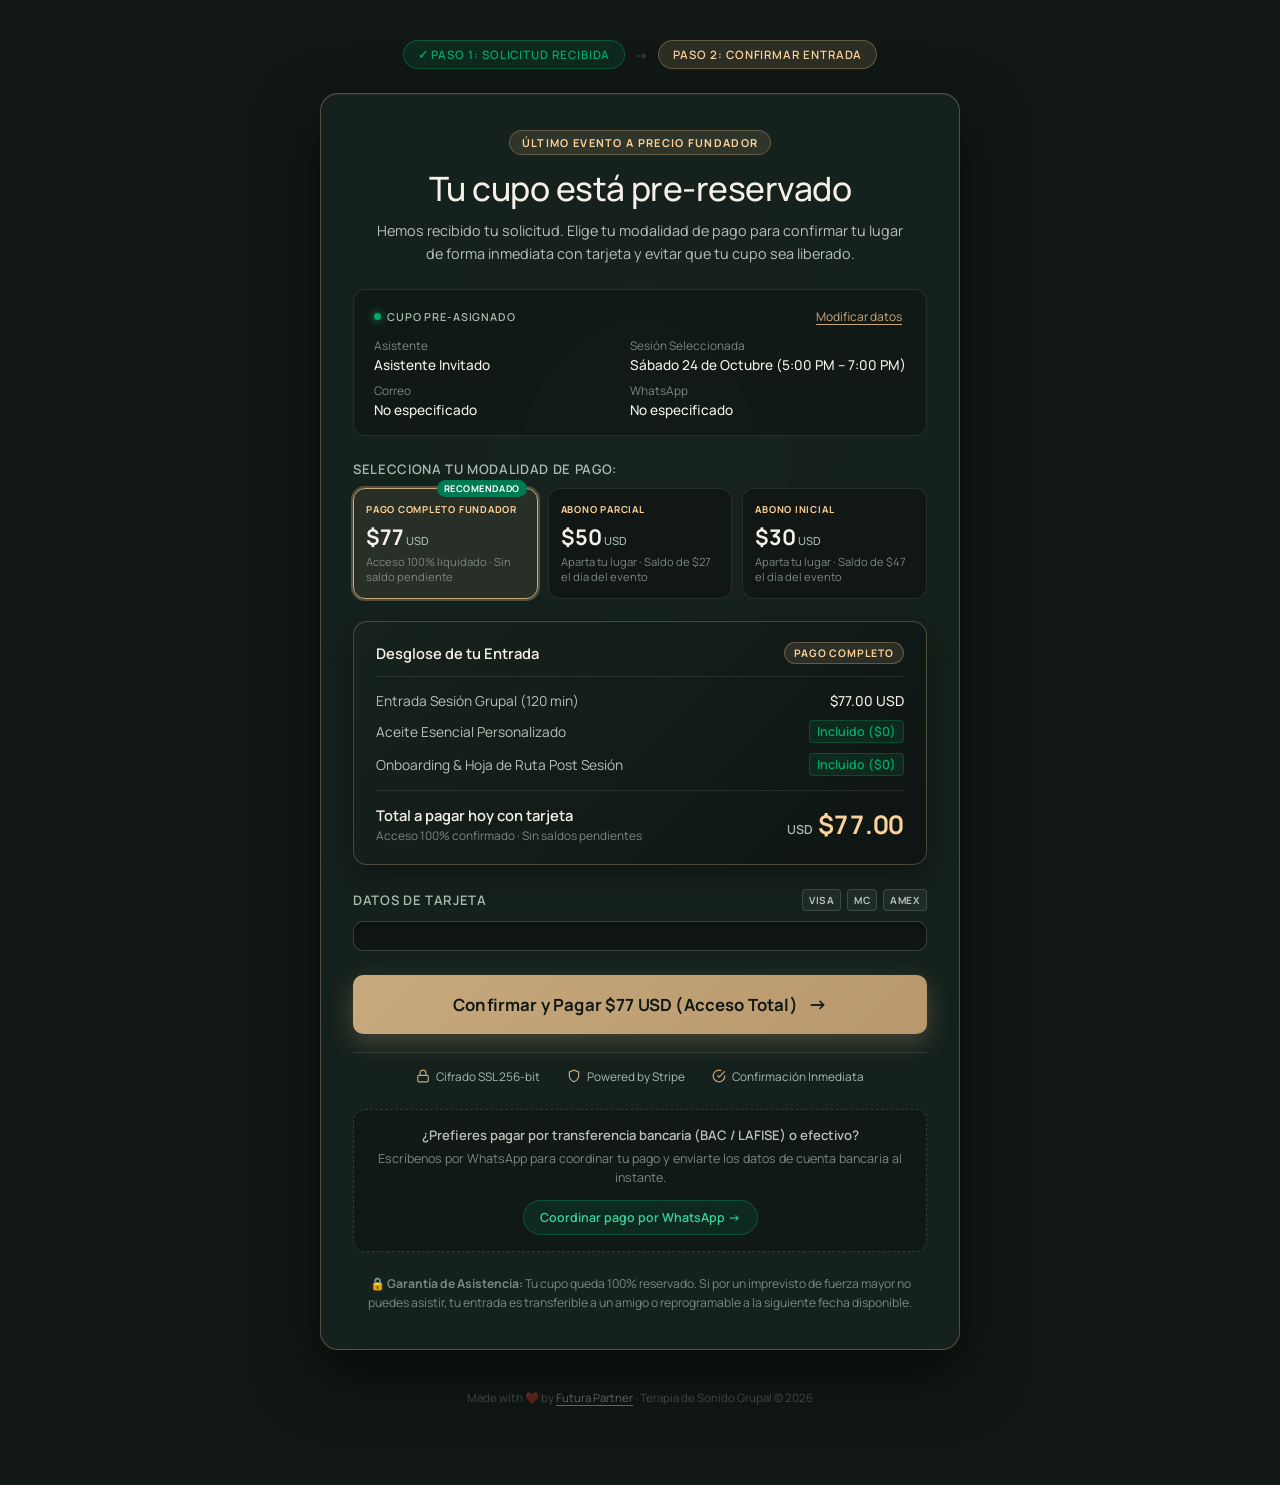
<file: default/gracias.html>
<!DOCTYPE html>
<html lang="es">
<head>
  <meta charset="UTF-8" />
  <meta name="viewport" content="width=device-width, initial-scale=1.0" />
  <title>Confirmar Cupo — Terapia de Sonido Grupal</title>
  <meta name="description" content="Tu cupo está pre-reservado. Elige tu modalidad de pago (Abono desde $30 USD o Pago Completo $77 USD) para asegurar tu lugar en la sesión." />
  <link rel="preconnect" href="https://fonts.googleapis.com" />
  <link rel="preconnect" href="https://fonts.gstatic.com" crossorigin />
  <link href="https://fonts.googleapis.com/css2?family=Manrope:wght@300;400;500;600;700&display=swap" rel="stylesheet" />
  <script src="https://js.stripe.com/v3/"></script>

  <!-- Google Tag Manager -->
  <script>(function(w,d,s,l,i){w[l]=w[l]||[];w[l].push({'gtm.start':
  new Date().getTime(),event:'gtm.js'});var f=d.getElementsByTagName(s)[0],
  j=d.createElement(s),dl=l!='dataLayer'?'&l='+l:'';j.async=true;j.src=
  'https://www.googletagmanager.com/gtm.js?id='+i+dl;f.parentNode.insertBefore(j,f);
  })(window,document,'script','dataLayer','GTM-536QFM63');</script>
  <!-- End Google Tag Manager -->

  <style>
    :root {
      --bg-deep:        #101714;
      --bg-surface:     #17231F;
      --bg-card:        rgba(23, 35, 31, 0.90);
      --green:          #007A53;
      --green-light:    #00A86B;
      --sage:           #A8BCAF;
      --gold:           #C8A97E;
      --gold-light:     #FCD299;
      --gold-hover:     #b8976c;
      --text-primary:   #F5F1E8;
      --text-secondary: #B9C0B8;
      --text-muted:     #7A8880;
      --border:         rgba(168, 188, 175, 0.14);
      --border-gold:    rgba(200, 169, 126, 0.35);
      --font:           'Manrope', -apple-system, BlinkMacSystemFont, sans-serif;
      --ease:           cubic-bezier(0.25, 0.46, 0.45, 0.94);
    }

    *, *::before, *::after { box-sizing: border-box; margin: 0; padding: 0; }
    html { font-size: 16px; scroll-behavior: smooth; }

    body {
      background: var(--bg-deep);
      color: var(--text-primary);
      font-family: var(--font);
      font-weight: 400;
      min-height: 100vh;
      display: flex;
      flex-direction: column;
      align-items: center;
      justify-content: flex-start;
      -webkit-font-smoothing: antialiased;
      overflow-x: hidden;
      padding: 40px 20px 80px 20px;
    }

    /* Ambient Background Glow */
    .ambient {
      position: fixed;
      inset: 0;
      pointer-events: none;
      z-index: 0;
    }

    .ambient::before {
      content: '';
      position: absolute;
      top: 10%;
      left: 50%;
      transform: translateX(-50%);
      width: 600px;
      height: 600px;
      background: radial-gradient(circle, rgba(200, 169, 126, 0.08) 0%, transparent 70%);
      animation: ambientPulse 9s ease-in-out infinite alternate;
    }

    .ambient::after {
      content: '';
      position: absolute;
      bottom: 10%;
      left: 50%;
      transform: translateX(-50%);
      width: 500px;
      height: 500px;
      background: radial-gradient(circle, rgba(0, 122, 83, 0.08) 0%, transparent 70%);
      animation: ambientPulse 9s 4.5s ease-in-out infinite alternate;
    }

    @keyframes ambientPulse {
      0% { opacity: 0.4; transform: translateX(-50%) scale(0.95); }
      100% { opacity: 0.85; transform: translateX(-50%) scale(1.1); }
    }

    /* Main Container */
    .checkout-wrapper {
      position: relative;
      z-index: 1;
      width: 100%;
      max-width: 640px;
      margin: 0 auto;
    }

    /* Funnel Step Indicator */
    .funnel-steps {
      display: flex;
      align-items: center;
      justify-content: center;
      gap: 10px;
      margin-bottom: 24px;
    }

    .step-pill {
      font-size: 0.72rem;
      font-weight: 600;
      letter-spacing: 0.08em;
      text-transform: uppercase;
      padding: 6px 14px;
      border-radius: 20px;
      display: inline-flex;
      align-items: center;
      gap: 6px;
    }

    .step-pill.completed {
      background: rgba(0, 168, 107, 0.12);
      border: 1px solid rgba(0, 168, 107, 0.35);
      color: #00A86B;
    }

    .step-pill.current {
      background: rgba(200, 169, 126, 0.16);
      border: 1px solid var(--border-gold);
      color: var(--gold-light);
    }

    .step-arrow {
      color: var(--sage);
      opacity: 0.4;
      font-size: 0.8rem;
    }

    /* Main Card */
    .main-card {
      background: var(--bg-card);
      border: 1px solid var(--border-gold);
      border-radius: 18px;
      padding: 36px 32px;
      backdrop-filter: blur(20px);
      box-shadow: 0 24px 60px rgba(0, 0, 0, 0.5), inset 0 1px 0 rgba(255, 255, 255, 0.07);
    }

    @media (max-width: 580px) {
      .main-card { padding: 26px 18px; }
      body { padding: 20px 12px 60px 12px; }
    }

    /* Header */
    .header-section {
      text-align: center;
      margin-bottom: 24px;
    }

    .founder-badge-top {
      display: inline-block;
      font-size: 0.68rem;
      font-weight: 700;
      letter-spacing: 0.12em;
      text-transform: uppercase;
      color: var(--gold-light);
      background: rgba(200, 169, 126, 0.15);
      border: 1px solid var(--border-gold);
      padding: 4px 12px;
      border-radius: 20px;
      margin-bottom: 12px;
    }

    .page-title {
      font-size: clamp(1.6rem, 4vw, 2.1rem);
      font-weight: 500;
      color: var(--text-primary);
      line-height: 1.25;
      letter-spacing: -0.015em;
      margin-bottom: 10px;
    }

    .page-subtitle {
      font-size: 0.90rem;
      line-height: 1.6;
      color: var(--text-secondary);
      max-width: 540px;
      margin: 0 auto;
    }

    .page-subtitle strong {
      color: var(--gold-light);
      font-weight: 600;
    }

    /* Lead Confirmation Box */
    .lead-summary-card {
      background: rgba(16, 23, 20, 0.7);
      border: 1px solid var(--border);
      border-radius: 12px;
      padding: 16px 20px;
      margin-bottom: 24px;
      display: flex;
      flex-direction: column;
      gap: 10px;
    }

    .lead-summary-top {
      display: flex;
      justify-content: space-between;
      align-items: center;
    }

    .lead-badge {
      font-size: 0.68rem;
      font-weight: 600;
      letter-spacing: 0.08em;
      text-transform: uppercase;
      color: var(--sage);
      display: flex;
      align-items: center;
      gap: 6px;
    }

    .lead-badge::before {
      content: '';
      width: 7px;
      height: 7px;
      background: var(--green-light);
      border-radius: 50%;
      box-shadow: 0 0 8px var(--green-light);
    }

    .btn-edit-trigger {
      background: none;
      border: none;
      color: var(--gold);
      font-size: 0.75rem;
      font-family: inherit;
      cursor: pointer;
      text-decoration: underline;
      text-underline-offset: 3px;
      padding: 2px 4px;
    }

    .btn-edit-trigger:hover { color: var(--gold-light); }

    .lead-details-grid {
      display: grid;
      grid-template-columns: 1fr 1fr;
      gap: 8px 16px;
      font-size: 0.85rem;
    }

    @media (max-width: 480px) {
      .lead-details-grid { grid-template-columns: 1fr; }
    }

    .lead-item-label {
      color: var(--text-muted);
      font-size: 0.74rem;
      display: block;
      margin-bottom: 2px;
    }

    .lead-item-val {
      color: var(--text-primary);
      font-weight: 500;
      white-space: nowrap;
      overflow: hidden;
      text-overflow: ellipsis;
    }

    /* Editable Fields Drawer (Collapsible) */
    .edit-drawer {
      display: none;
      margin-top: 12px;
      padding-top: 14px;
      border-top: 1px dashed var(--border);
    }

    .edit-drawer.open { display: block; }

    .form-group-mini {
      margin-bottom: 12px;
    }

    .form-group-mini label {
      display: block;
      font-size: 0.74rem;
      color: var(--sage);
      margin-bottom: 4px;
    }

    .input-mini {
      width: 100%;
      background: rgba(16, 23, 20, 0.9);
      border: 1px solid var(--border);
      border-radius: 8px;
      padding: 9px 12px;
      color: var(--text-primary);
      font-family: inherit;
      font-size: 0.88rem;
    }

    .input-mini:focus {
      outline: none;
      border-color: var(--gold);
      box-shadow: 0 0 0 2px rgba(200, 169, 126, 0.15);
    }

    /* DYNAMIC DEPOSIT SELECTOR */
    .deposit-selector-section {
      margin-bottom: 22px;
    }

    .selector-heading {
      font-size: 0.82rem;
      font-weight: 600;
      color: var(--sage);
      text-transform: uppercase;
      letter-spacing: 0.05em;
      margin-bottom: 10px;
      display: flex;
      justify-content: space-between;
      align-items: center;
    }

    .deposit-cards-grid {
      display: grid;
      grid-template-columns: 1fr 1fr 1fr;
      gap: 10px;
    }

    @media (max-width: 540px) {
      .deposit-cards-grid { grid-template-columns: 1fr; gap: 8px; }
    }

    .deposit-option-card {
      background: rgba(16, 23, 20, 0.85);
      border: 1.5px solid var(--border);
      border-radius: 12px;
      padding: 14px 12px;
      cursor: pointer;
      transition: all 0.25s var(--ease);
      position: relative;
      display: flex;
      flex-direction: column;
      justify-content: space-between;
    }

    .deposit-option-card:hover {
      border-color: var(--gold);
      background: rgba(23, 35, 31, 0.95);
      transform: translateY(-2px);
    }

    .deposit-option-card.selected {
      border-color: var(--gold);
      background: rgba(200, 169, 126, 0.10);
      box-shadow: 0 0 0 2px rgba(200, 169, 126, 0.35);
    }

    .card-top-tag {
      font-size: 0.60rem;
      font-weight: 700;
      letter-spacing: 0.08em;
      text-transform: uppercase;
      color: var(--gold-light);
      margin-bottom: 6px;
      display: block;
    }

    .card-price-display {
      font-size: 1.35rem;
      font-weight: 700;
      color: var(--text-primary);
      margin-bottom: 4px;
      display: flex;
      align-items: baseline;
      gap: 2px;
    }

    .card-price-currency {
      font-size: 0.70rem;
      color: var(--sage);
      font-weight: 500;
    }

    .card-balance-note {
      font-size: 0.70rem;
      color: var(--text-muted);
      line-height: 1.3;
    }

    .card-recommended-badge {
      position: absolute;
      top: -9px;
      right: 10px;
      background: #007A53;
      color: #fff;
      font-size: 0.58rem;
      font-weight: 700;
      padding: 2px 7px;
      border-radius: 10px;
      letter-spacing: 0.06em;
      text-transform: uppercase;
    }

    /* Order Summary Box */
    .order-summary-box {
      background: linear-gradient(135deg, rgba(23, 35, 31, 0.98) 0%, rgba(14, 21, 18, 0.98) 100%);
      border: 1px solid rgba(200, 169, 126, 0.32);
      border-radius: 14px;
      padding: 20px 22px;
      margin-bottom: 24px;
      box-shadow: 0 10px 30px rgba(0, 0, 0, 0.35);
    }

    .order-summary-header {
      display: flex;
      justify-content: space-between;
      align-items: center;
      margin-bottom: 14px;
      padding-bottom: 12px;
      border-bottom: 1px solid rgba(168, 188, 175, 0.12);
    }

    .summary-title-text {
      font-size: 0.92rem;
      font-weight: 600;
      color: var(--text-primary);
    }

    .summary-badge {
      font-size: 0.65rem;
      font-weight: 700;
      letter-spacing: 0.08em;
      text-transform: uppercase;
      color: var(--gold-light);
      background: rgba(200, 169, 126, 0.15);
      border: 1px solid rgba(200, 169, 126, 0.35);
      padding: 3px 9px;
      border-radius: 20px;
    }

    .order-summary-items {
      display: flex;
      flex-direction: column;
      gap: 10px;
    }

    .order-summary-line {
      display: flex;
      justify-content: space-between;
      align-items: center;
      font-size: 0.86rem;
      color: var(--text-secondary);
    }

    .line-val {
      color: var(--text-primary);
      font-weight: 500;
    }

    .line-free {
      color: var(--green-light);
      font-weight: 600;
      font-size: 0.78rem;
      background: rgba(0, 168, 107, 0.12);
      padding: 2px 7px;
      border-radius: 4px;
      border: 1px solid rgba(0, 168, 107, 0.25);
    }

    .order-summary-divider {
      height: 1px;
      background: rgba(168, 188, 175, 0.15);
      margin: 14px 0;
    }

    .order-summary-total {
      display: flex;
      justify-content: space-between;
      align-items: center;
    }

    .total-label {
      font-size: 0.92rem;
      font-weight: 600;
      color: var(--text-primary);
      display: block;
    }

    .total-sub {
      font-size: 0.74rem;
      color: var(--text-muted);
      display: block;
      margin-top: 2px;
    }

    .total-amount-wrap {
      display: flex;
      align-items: baseline;
      gap: 5px;
    }

    .total-currency {
      font-size: 0.78rem;
      color: var(--sage);
      font-weight: 600;
    }

    .total-amount-val {
      font-size: 1.60rem;
      font-weight: 700;
      color: var(--gold-light);
      letter-spacing: -0.01em;
      font-variant-numeric: tabular-nums;
    }

    .remaining-balance-banner {
      background: rgba(200, 169, 126, 0.08);
      border: 1px solid rgba(200, 169, 126, 0.22);
      border-radius: 8px;
      padding: 8px 12px;
      margin-top: 12px;
      display: flex;
      justify-content: space-between;
      align-items: center;
      font-size: 0.80rem;
      color: var(--text-secondary);
    }

    .remaining-val {
      color: var(--gold-light);
      font-weight: 600;
    }

    /* Stripe Card Form */
    .payment-section {
      margin-bottom: 24px;
    }

    .payment-header-row {
      display: flex;
      justify-content: space-between;
      align-items: center;
      margin-bottom: 10px;
    }

    .payment-label {
      font-size: 0.82rem;
      font-weight: 600;
      color: var(--sage);
      text-transform: uppercase;
      letter-spacing: 0.05em;
    }

    .card-brands-icons {
      display: flex;
      align-items: center;
      gap: 6px;
    }

    .card-brand-badge {
      font-size: 0.62rem;
      font-weight: 700;
      padding: 3px 6px;
      border-radius: 4px;
      background: rgba(168, 188, 175, 0.08);
      border: 1px solid rgba(168, 188, 175, 0.2);
      color: var(--text-secondary);
      letter-spacing: 0.05em;
    }

    .stripe-element-container {
      background: rgba(16, 23, 20, 0.95);
      border: 1px solid rgba(168, 188, 175, 0.25);
      border-radius: 10px;
      padding: 14px 16px;
      transition: all 0.25s var(--ease);
      box-shadow: inset 0 2px 4px rgba(0, 0, 0, 0.3);
    }

    .stripe-element-container.StripeElement--focus,
    .stripe-element-container:focus-within {
      border-color: var(--gold);
      box-shadow: 0 0 0 3px rgba(200, 169, 126, 0.18), inset 0 2px 4px rgba(0, 0, 0, 0.3);
    }

    .stripe-error-message {
      color: #ff6b6b;
      font-size: 0.82rem;
      margin-top: 8px;
      display: none;
      line-height: 1.4;
      background: rgba(255, 107, 107, 0.08);
      padding: 8px 12px;
      border-radius: 6px;
      border: 1px solid rgba(255, 107, 107, 0.2);
    }

    /* Submit Button */
    .btn-pay-submit {
      width: 100%;
      display: flex;
      align-items: center;
      justify-content: center;
      gap: 10px;
      background: linear-gradient(135deg, #C8A97E 0%, #B8976C 100%);
      color: #101714;
      border: none;
      padding: 18px 24px;
      font-size: 1.05rem;
      font-weight: 700;
      font-family: inherit;
      border-radius: 10px;
      cursor: pointer;
      transition: all 0.3s var(--ease);
      box-shadow: 0 8px 24px rgba(200, 169, 126, 0.28);
      letter-spacing: 0.01em;
    }

    .btn-pay-submit:hover:not(:disabled) {
      background: linear-gradient(135deg, #d4b88f 0%, #C8A97E 100%);
      transform: translateY(-2px);
      box-shadow: 0 12px 32px rgba(200, 169, 126, 0.4);
    }

    .btn-pay-submit:disabled {
      opacity: 0.65;
      cursor: not-allowed;
      filter: grayscale(20%);
    }

    .btn-pay-submit .arrow {
      transition: transform 0.3s var(--ease);
      font-size: 1.2rem;
      line-height: 1;
    }

    .btn-pay-submit:hover:not(:disabled) .arrow {
      transform: translateX(4px);
    }

    /* Trust Badges */
    .trust-badges-container {
      display: flex;
      align-items: center;
      justify-content: center;
      gap: 12px;
      flex-wrap: wrap;
      margin-top: 18px;
      padding-top: 14px;
      border-top: 1px solid var(--border);
    }

    .trust-badge-item {
      display: flex;
      align-items: center;
      gap: 6px;
      font-size: 0.74rem;
      color: var(--sage);
    }

    .trust-badge-item svg {
      color: var(--gold);
      flex-shrink: 0;
    }

    .trust-dot {
      color: var(--border);
      font-size: 0.8rem;
    }

    /* Alternative Payment Box (WhatsApp / Transfer) */
    .offline-payment-box {
      margin-top: 24px;
      background: rgba(16, 23, 20, 0.6);
      border: 1px dashed rgba(168, 188, 175, 0.22);
      border-radius: 12px;
      padding: 16px 20px;
      text-align: center;
    }

    .offline-title {
      font-size: 0.82rem;
      font-weight: 600;
      color: var(--text-secondary);
      margin-bottom: 6px;
    }

    .offline-desc {
      font-size: 0.78rem;
      color: var(--text-muted);
      line-height: 1.5;
      margin-bottom: 12px;
    }

    .btn-wa-alt {
      display: inline-flex;
      align-items: center;
      gap: 8px;
      background: rgba(0, 168, 107, 0.12);
      border: 1px solid rgba(0, 168, 107, 0.3);
      color: #34D399;
      font-size: 0.78rem;
      font-weight: 600;
      padding: 8px 16px;
      border-radius: 20px;
      text-decoration: none;
      transition: all 0.25s var(--ease);
    }

    .btn-wa-alt:hover {
      background: rgba(0, 168, 107, 0.22);
      color: #F5F1E8;
      border-color: #34D399;
    }

    /* Guarantee Note */
    .guarantee-note {
      text-align: center;
      margin-top: 22px;
      font-size: 0.76rem;
      line-height: 1.6;
      color: var(--text-muted);
    }

    /* =============================================
       SUCCESS STATE (POST-PAGO)
       ============================================= */
    .success-container {
      display: none;
      text-align: center;
      animation: fadeIn 0.6s var(--ease) forwards;
    }

    @keyframes fadeIn {
      from { opacity: 0; transform: translateY(12px); }
      to { opacity: 1; transform: translateY(0); }
    }

    .success-circle {
      width: 76px;
      height: 76px;
      border-radius: 50%;
      border: 2px solid var(--green-light);
      background: rgba(0, 168, 107, 0.12);
      display: flex;
      align-items: center;
      justify-content: center;
      margin: 0 auto 24px;
      box-shadow: 0 0 32px rgba(0, 168, 107, 0.3);
    }

    .success-circle svg {
      width: 36px;
      height: 36px;
      stroke: var(--green-light);
      stroke-width: 2.4;
      fill: none;
    }

    .success-title {
      font-size: clamp(1.8rem, 4vw, 2.3rem);
      font-weight: 500;
      color: var(--text-primary);
      margin-bottom: 12px;
      line-height: 1.25;
    }

    .success-subtitle {
      font-size: 0.95rem;
      line-height: 1.7;
      color: var(--text-secondary);
      max-width: 500px;
      margin: 0 auto 28px;
    }

    .session-pass-card {
      background: linear-gradient(135deg, rgba(23, 35, 31, 0.95) 0%, rgba(16, 23, 20, 0.98) 100%);
      border: 1px solid var(--border-gold);
      border-radius: 14px;
      padding: 24px;
      text-align: left;
      margin-bottom: 28px;
      box-shadow: 0 12px 36px rgba(0, 0, 0, 0.4);
    }

    .pass-header {
      display: flex;
      justify-content: space-between;
      align-items: center;
      padding-bottom: 14px;
      margin-bottom: 16px;
      border-bottom: 1px solid var(--border);
    }

    .pass-tag {
      font-size: 0.65rem;
      font-weight: 700;
      text-transform: uppercase;
      letter-spacing: 0.1em;
      color: var(--gold-light);
      background: rgba(200, 169, 126, 0.15);
      border: 1px solid rgba(200, 169, 126, 0.3);
      padding: 4px 10px;
      border-radius: 20px;
    }

    .pass-status {
      font-size: 0.75rem;
      font-weight: 600;
      color: var(--green-light);
      display: flex;
      align-items: center;
      gap: 6px;
    }

    .pass-status::before {
      content: '';
      width: 7px;
      height: 7px;
      background: var(--green-light);
      border-radius: 50%;
      box-shadow: 0 0 8px var(--green-light);
    }

    .pass-grid {
      display: grid;
      grid-template-columns: 1fr 1fr;
      gap: 14px 18px;
      font-size: 0.88rem;
    }

    @media (max-width: 480px) {
      .pass-grid { grid-template-columns: 1fr; }
    }

    .pass-label {
      color: var(--text-muted);
      font-size: 0.74rem;
      display: block;
      margin-bottom: 2px;
    }

    .pass-val {
      color: var(--text-primary);
      font-weight: 600;
    }

    .btn-wa-group {
      display: flex;
      align-items: center;
      justify-content: center;
      gap: 10px;
      background: #007A53;
      color: #ffffff;
      padding: 16px 28px;
      border-radius: 10px;
      font-size: 1rem;
      font-weight: 600;
      text-decoration: none;
      box-shadow: 0 8px 24px rgba(0, 122, 83, 0.35);
      transition: all 0.3s var(--ease);
      margin-bottom: 24px;
    }

    .btn-wa-group:hover {
      background: #008f61;
      transform: translateY(-2px);
      box-shadow: 0 12px 30px rgba(0, 122, 83, 0.5);
    }

    .instructions-box {
      text-align: left;
      background: rgba(16, 23, 20, 0.6);
      border: 1px solid var(--border);
      border-radius: 12px;
      padding: 20px;
      margin-bottom: 28px;
    }

    .instructions-title {
      font-size: 0.85rem;
      font-weight: 600;
      color: var(--gold-light);
      margin-bottom: 10px;
    }

    .instructions-list {
      list-style: none;
      display: flex;
      flex-direction: column;
      gap: 8px;
      font-size: 0.82rem;
      color: var(--text-secondary);
      line-height: 1.5;
    }

    .instructions-list li {
      display: flex;
      align-items: flex-start;
      gap: 8px;
    }

    .instructions-list li::before {
      content: '•';
      color: var(--gold);
      font-weight: bold;
    }

    .back-home-link {
      color: var(--sage);
      font-size: 0.8rem;
      text-decoration: none;
      display: inline-flex;
      align-items: center;
      gap: 6px;
      transition: color 0.2s;
    }

    .back-home-link:hover { color: var(--text-primary); }

    /* Footer */
    .ty-footer {
      margin-top: 40px;
      text-align: center;
      font-size: 0.72rem;
      color: rgba(168, 188, 175, 0.35);
    }

    .ty-footer a {
      color: rgba(168, 188, 175, 0.55);
      text-decoration: underline;
      text-underline-offset: 3px;
    }
  </style>
</head>
<body>
  <!-- Google Tag Manager (noscript) -->
  <noscript><iframe src="https://www.googletagmanager.com/ns.html?id=GTM-536QFM63"
  height="0" width="0" style="display:none;visibility:hidden"></iframe></noscript>
  <!-- End Google Tag Manager (noscript) -->

  <div class="ambient"></div>

  <main class="checkout-wrapper">

    <!-- FUNNEL STEP TRACKER -->
    <div class="funnel-steps" id="funnel-steps">
      <span class="step-pill completed">✓ Paso 1: Solicitud Recibida</span>
      <span class="step-arrow">→</span>
      <span class="step-pill current">Paso 2: Confirmar Entrada</span>
    </div>

    <!-- MAIN CHECKOUT CARD (PRE-PAGO) -->
    <div class="main-card" id="checkout-card">
      
      <!-- HEADER -->
      <div class="header-section">
        <span class="founder-badge-top" id="top-badge">Último Evento a Precio Fundador</span>
        <h1 class="page-title">Tu cupo está pre-reservado</h1>
        <p class="page-subtitle" id="top-subtitle">
          Hemos recibido tu solicitud. Elige tu modalidad de pago para confirmar tu lugar de forma inmediata con tarjeta y evitar que tu cupo sea liberado.
        </p>
      </div>

      <!-- LEAD SUMMARY CARD -->
      <div class="lead-summary-card">
        <div class="lead-summary-top">
          <span class="lead-badge">Cupo Pre-Asignado</span>
          <button type="button" class="btn-edit-trigger" id="btn-toggle-edit">Modificar datos</button>
        </div>
        <div class="lead-details-grid">
          <div>
            <span class="lead-item-label">Asistente</span>
            <div class="lead-item-val" id="disp-name">Cargando datos...</div>
          </div>
          <div>
            <span class="lead-item-label">Sesión Seleccionada</span>
            <div class="lead-item-val" id="disp-option">Sábado 24 de Octubre</div>
          </div>
          <div>
            <span class="lead-item-label">Correo</span>
            <div class="lead-item-val" id="disp-email">tu@correo.com</div>
          </div>
          <div>
            <span class="lead-item-label">WhatsApp</span>
            <div class="lead-item-val" id="disp-phone">+505 ...</div>
          </div>
        </div>

        <!-- Hidden Drawer to Edit Lead Info -->
        <div class="edit-drawer" id="edit-drawer">
          <div class="form-group-mini">
            <label for="edit-name">Nombre Completo</label>
            <input type="text" id="edit-name" class="input-mini" placeholder="Tu nombre" />
          </div>
          <div class="form-group-mini">
            <label for="edit-option">Fecha del Evento</label>
            <select id="edit-option" class="input-mini">
              <option value="Evento 24 de Octubre">Sábado 24 de Octubre · Precio Fundador ($77 USD)</option>
              <option value="Evento 14 de Noviembre">Sábado 14 de Noviembre · Entrada General ($90 USD)</option>
            </select>
          </div>
          <div class="form-group-mini">
            <label for="edit-email">Correo Electrónico</label>
            <input type="email" id="edit-email" class="input-mini" placeholder="tu@correo.com" />
          </div>
          <div class="form-group-mini">
            <label for="edit-phone">Teléfono / WhatsApp</label>
            <input type="tel" id="edit-phone" class="input-mini" placeholder="+505 ..." />
          </div>
        </div>
      </div>

      <!-- DYNAMIC DEPOSIT SELECTOR -->
      <div class="deposit-selector-section">
        <div class="selector-heading">
          <span>Selecciona tu modalidad de pago:</span>
        </div>
        <div class="deposit-cards-grid">
          
          <!-- Opción Pago Completo (77 o 90 dinámico) -->
          <div class="deposit-option-card selected" id="card-dep-full" data-amount="77">
            <span class="card-recommended-badge">Recomendado</span>
            <div>
              <span class="card-top-tag" id="card-dep-full-tag">Pago Completo</span>
              <div class="card-price-display" id="card-dep-full-price">
                $77 <span class="card-price-currency">USD</span>
              </div>
            </div>
            <div class="card-balance-note" id="card-dep-full-note">
              Acceso 100% liquidado · Sin saldo pendiente
            </div>
          </div>

          <!-- Opción 50 -->
          <div class="deposit-option-card" id="card-dep-50" data-amount="50">
            <div>
              <span class="card-top-tag">Abono Parcial</span>
              <div class="card-price-display" id="card-dep-50-price">
                $50 <span class="card-price-currency">USD</span>
              </div>
            </div>
            <div class="card-balance-note" id="card-dep-50-note">
              Aparta tu lugar · Saldo de $27 el día del evento
            </div>
          </div>

          <!-- Opción 30 -->
          <div class="deposit-option-card" id="card-dep-30" data-amount="30">
            <div>
              <span class="card-top-tag">Abono Inicial</span>
              <div class="card-price-display" id="card-dep-30-price">
                $30 <span class="card-price-currency">USD</span>
              </div>
            </div>
            <div class="card-balance-note" id="card-dep-30-note">
              Aparta tu lugar · Saldo de $47 el día del evento
            </div>
          </div>

        </div>
      </div>

      <!-- ORDER SUMMARY BOX -->
      <div class="order-summary-box">
        <div class="order-summary-header">
          <span class="summary-title-text">Desglose de tu Entrada</span>
          <span class="summary-badge" id="summary-badge-text">Pago Completo</span>
        </div>
        <div class="order-summary-items">
          <div class="order-summary-line">
            <span id="summary-line-title">Entrada Sesión Grupal (120 min)</span>
            <span class="line-val" id="summary-line-base-price">$77.00 USD</span>
          </div>
          <div class="order-summary-line">
            <span>Aceite Esencial Personalizado</span>
            <span class="line-free">Incluido ($0)</span>
          </div>
          <div class="order-summary-line">
            <span>Onboarding & Hoja de Ruta Post Sesión</span>
            <span class="line-free">Incluido ($0)</span>
          </div>
        </div>
        
        <div class="order-summary-divider"></div>
        
        <div class="order-summary-total">
          <div>
            <span class="total-label" id="summary-total-label">Total a pagar hoy con tarjeta</span>
            <span class="total-sub" id="summary-total-sub">Acceso confirmado al instante</span>
          </div>
          <div class="total-amount-wrap">
            <span class="total-currency">USD</span>
            <span class="total-amount-val" id="summary-amount-display">$77.00</span>
          </div>
        </div>

        <div class="remaining-balance-banner" id="remaining-banner" style="display:none;">
          <span>Saldo restante a pagar el día de la sesión:</span>
          <span class="remaining-val" id="remaining-val-display">$0.00 USD</span>
        </div>
      </div>

      <!-- STRIPE CARD PAYMENT -->
      <form id="payment-form" novalidate>
        <div class="payment-section">
          <div class="payment-header-row">
            <span class="payment-label">Datos de Tarjeta</span>
            <div class="card-brands-icons">
              <span class="card-brand-badge">VISA</span>
              <span class="card-brand-badge">MC</span>
              <span class="card-brand-badge">AMEX</span>
            </div>
          </div>

          <div id="stripe-card-element" class="stripe-element-container">
            <!-- Stripe Card Element Mounts Here -->
          </div>
          <div id="card-errors" class="stripe-error-message" role="alert"></div>
        </div>

        <button type="submit" class="btn-pay-submit" id="btn-pay">
          <span id="btn-pay-text">Confirmar y Pagar $77 USD</span>
          <span class="arrow" id="btn-pay-arrow">→</span>
        </button>

        <div class="trust-badges-container">
          <div class="trust-badge-item">
            <svg width="14" height="14" viewBox="0 0 24 24" fill="none" stroke="currentColor" stroke-width="2"><rect x="3" y="11" width="18" height="11" rx="2" ry="2"/><path d="M7 11V7a5 5 0 0 1 10 0v4"/></svg>
            <span>Cifrado SSL 256-bit</span>
          </div>
          <span class="trust-dot">·</span>
          <div class="trust-badge-item">
            <svg width="14" height="14" viewBox="0 0 24 24" fill="none" stroke="currentColor" stroke-width="2"><path d="M12 22s8-4 8-10V5l-8-3-8 3v7c0 6 8 10 8 10z"/></svg>
            <span>Powered by Stripe</span>
          </div>
          <span class="trust-dot">·</span>
          <div class="trust-badge-item">
            <svg width="14" height="14" viewBox="0 0 24 24" fill="none" stroke="currentColor" stroke-width="2"><path d="M22 11.08V12a10 10 0 1 1-5.93-9.14"/><polyline points="22 4 12 14.01 9 11.01"/></svg>
            <span>Confirmación Inmediata</span>
          </div>
        </div>
      </form>

      <!-- OFFLINE / WHATSAPP ALTERNATIVE -->
      <div class="offline-payment-box">
        <div class="offline-title">¿Prefieres pagar por transferencia bancaria (BAC / LAFISE) o efectivo?</div>
        <p class="offline-desc">Escríbenos por WhatsApp para coordinar tu pago y enviarte los datos de cuenta bancaria al instante.</p>
        <a id="btn-wa-coord" href="https://wa.me/?text=Hola%20Benjam%C3%ADn%2C%20acabo%20de%20registrarme%20para%20la%20Terapia%20de%20Sonido%20y%20deseo%20coordinar%20mi%20pago" target="_blank" rel="noopener" class="btn-wa-alt">
          Coordinar pago por WhatsApp →
        </a>
      </div>

      <p class="guarantee-note">
        🔒 <strong>Garantía de Asistencia:</strong> Tu cupo queda 100% reservado. Si por un imprevisto de fuerza mayor no puedes asistir, tu entrada es transferible a un amigo o reprogramable a la siguiente fecha disponible.
      </p>

    </div>

    <!-- POST-PAYMENT SUCCESS STATE (HIDDEN INITIALLY) -->
    <div class="main-card success-container" id="success-card">
      <div class="success-circle">
        <svg viewBox="0 0 24 24">
          <polyline points="20 6 9 17 4 12"></polyline>
        </svg>
      </div>

      <span class="step-pill completed" style="margin-bottom:14px;" id="succ-pill-status">✓ Entrada Confirmada</span>
      <h2 class="success-title">¡Bienvenido(a) a la experiencia!</h2>
      <p class="success-subtitle" id="succ-subtitle-text">
        Tu pago ha sido procesado exitosamente por Stripe. Tu lugar en la sala está asegurado. Hemos enviado tu comprobante y detalles a tu correo electrónico.
      </p>

      <!-- PASS DETAILS -->
      <div class="session-pass-card">
        <div class="pass-header">
          <span class="pass-tag" id="succ-pass-badge">Acceso Confirmado</span>
          <span class="pass-status">Lugar Reservado</span>
        </div>
        <div class="pass-grid">
          <div>
            <span class="pass-label">Titular</span>
            <span class="pass-val" id="succ-name">—</span>
          </div>
          <div>
            <span class="pass-label">Sesión</span>
            <span class="pass-val" id="succ-option">—</span>
          </div>
          <div>
            <span class="pass-label">Horario</span>
            <span class="pass-val">5:00 PM – 7:00 PM (120 min)</span>
          </div>
          <div>
            <span class="pass-label">Monto Abonado</span>
            <span class="pass-val" id="succ-paid-amount">$77.00 USD</span>
          </div>
          <div id="succ-remaining-box" style="grid-column: 1 / -1; display:none; border-top:1px dashed var(--border); padding-top:10px; margin-top:4px;">
            <span class="pass-label" style="color:var(--gold-light);">Saldo pendiente para el día del evento</span>
            <span class="pass-val" id="succ-remaining-amount" style="color:var(--gold-light);font-size:1rem;">$0.00 USD</span>
          </div>
        </div>
      </div>

      <!-- WHATSAPP GROUP CTA -->
      <a id="succ-wa-btn" href="https://wa.me/?text=Hola%20Benjam%C3%ADn%2C%20ya%20complet%C3%A9%20mi%20pago%20para%20la%20Terapia%20de%20Sonido" target="_blank" rel="noopener" class="btn-wa-group">
        <span>Notificar por WhatsApp / Acceder a la Comunidad</span>
        <span>→</span>
      </a>

      <!-- INSTRUCTIONS -->
      <div class="instructions-box">
        <div class="instructions-title">Recomendaciones para tu sesión (120 minutos):</div>
        <ul class="instructions-list">
          <li>Viste ropa cómoda (de preferencia algodón o lino) para facilitar tu relajación profunda.</li>
          <li>Llega 15 minutos antes para ubicarte con calma en tu espacio personal.</li>
          <li>Evita comidas pesadas o café al menos 2 horas antes de la sesión.</li>
          <li>La dirección exacta del espacio privado te llegará a tu WhatsApp y correo.</li>
        </ul>
      </div>

      <a href="/" class="back-home-link">
        ← Volver a la página principal
      </a>
    </div>

    <!-- FOOTER -->
    <div class="ty-footer">
      Made with ❤️ by <a href="https://futurapartner.com/" target="_blank" rel="noopener">Futura Partner</a> · Terapia de Sonido Grupal © 2026
    </div>

  </main>

  <script>
    // =============================================
    // SOUND ENGINE (Web Audio API Tibetan Singing Bowl)
    // =============================================
    let audioCtx = null;
    function initAudio() {
      if (!audioCtx) {
        audioCtx = new (window.AudioContext || window.webkitAudioContext)();
      }
      if (audioCtx.state === 'suspended') {
        audioCtx.resume();
      }
    }

    function playBowlChord() {
      try {
        initAudio();
        const now = audioCtx.currentTime;
        const freqs = [396, 528, 639];
        freqs.forEach((f, idx) => {
          setTimeout(() => {
            const osc = audioCtx.createOscillator();
            const gain = audioCtx.createGain();
            osc.type = 'sine';
            osc.frequency.setValueAtTime(f, audioCtx.currentTime);
            osc.detune.setValueAtTime((Math.random() - 0.5) * 4, audioCtx.currentTime);

            gain.gain.setValueAtTime(0, audioCtx.currentTime);
            gain.gain.linearRampToValueAtTime(0.08, audioCtx.currentTime + 0.2);
            gain.gain.exponentialRampToValueAtTime(0.0001, audioCtx.currentTime + 4.2);

            osc.connect(gain);
            gain.connect(audioCtx.destination);
            osc.start(audioCtx.currentTime);
            osc.stop(audioCtx.currentTime + 4.5);
          }, idx * 280);
        });
      } catch (e) {}
    }

    document.addEventListener('DOMContentLoaded', () => {
      setTimeout(playBowlChord, 600);
    });

    // =============================================
    // LEAD DATA EXTRACTION & DYNAMIC DEPOSIT
    // =============================================
    const params = new URLSearchParams(window.location.search);

    let storedLead = {};
    try {
      storedLead = JSON.parse(sessionStorage.getItem('benjamin_lead') || sessionStorage.getItem('lead_data') || '{}');
    } catch(e) {}

    const rawOption = params.get('option') || storedLead.option || 'Sábado 24 de Octubre';
    const isNov14Init = Boolean(rawOption && (rawOption.includes('14') || rawOption.toLowerCase().includes('noviembre')));
    const initBaseTotal = isNov14Init ? 90 : 77;

    // Parse deposit amount from URL or stored lead
    let rawDeposit = params.get('deposit') || storedLead.deposit || initBaseTotal.toString();
    let initialDeposit = initBaseTotal;
    if (rawDeposit.toString().includes('30')) initialDeposit = 30;
    else if (rawDeposit.toString().includes('50')) initialDeposit = 50;
    else if (rawDeposit.toString().includes('90')) initialDeposit = 90;
    else if (rawDeposit.toString().includes('77')) initialDeposit = 77;
    else initialDeposit = initBaseTotal;

    const leadData = {
      name:      params.get('name')   || params.get('firstName') || storedLead.name   || 'Asistente Invitado',
      email:     params.get('email')  || storedLead.email || '',
      phone:     params.get('phone')  || storedLead.phone || '',
      option:    rawOption,
      deposit:   initialDeposit,
      baseTotal: initBaseTotal
    };

    let currentDeposit = initialDeposit;

    // DOM Binding
    const dispName   = document.getElementById('disp-name');
    const dispEmail  = document.getElementById('disp-email');
    const dispPhone  = document.getElementById('disp-phone');
    const dispOption = document.getElementById('disp-option');

    const editName   = document.getElementById('edit-name');
    const editOption = document.getElementById('edit-option');
    const editEmail  = document.getElementById('edit-email');
    const editPhone  = document.getElementById('edit-phone');

    const topBadge   = document.getElementById('top-badge');

    const cardFull      = document.getElementById('card-dep-full');
    const cardFullPrice = document.getElementById('card-dep-full-price');
    const cardFullTag   = document.getElementById('card-dep-full-tag');
    const cardFullNote  = document.getElementById('card-dep-full-note');
    const card50Note    = document.getElementById('card-dep-50-note');
    const card30Note    = document.getElementById('card-dep-30-note');
    const summaryBasePrice = document.getElementById('summary-line-base-price');

    const summaryBadgeText     = document.getElementById('summary-badge-text');
    const summaryTotalLabel    = document.getElementById('summary-total-label');
    const summaryTotalSub      = document.getElementById('summary-total-sub');
    const summaryAmountDisplay = document.getElementById('summary-amount-display');
    const remainingBanner       = document.getElementById('remaining-banner');
    const remainingValDisplay   = document.getElementById('remaining-val-display');

    const btnPayText = document.getElementById('btn-pay-text');

    function updateDepositUI(amount) {
      currentDeposit = amount;
      leadData.deposit = amount;

      const baseTotal = leadData.baseTotal || 77;
      const remaining = Math.max(0, baseTotal - amount);

      // Actualizar tarjeta activa
      document.querySelectorAll('.deposit-option-card').forEach(c => c.classList.remove('selected'));
      if (amount === baseTotal) {
        if (cardFull) cardFull.classList.add('selected');
      } else {
        const activeCard = document.getElementById(`card-dep-${amount}`);
        if (activeCard) activeCard.classList.add('selected');
      }

      if (amount === baseTotal) {
        summaryBadgeText.textContent = 'Pago Completo';
        summaryTotalLabel.textContent = 'Total a pagar hoy con tarjeta';
        summaryTotalSub.textContent = 'Acceso 100% confirmado · Sin saldos pendientes';
        summaryAmountDisplay.textContent = `$${baseTotal}.00`;
        remainingBanner.style.display = 'none';
        btnPayText.textContent = `Confirmar y Pagar $${baseTotal} USD (Acceso Total)`;
      } else if (amount === 50) {
        summaryBadgeText.textContent = 'Abono Parcial';
        summaryTotalLabel.textContent = 'Abono a pagar hoy con tarjeta';
        summaryTotalSub.textContent = `Reserva tu espacio · Saldo de $${remaining} el día del evento`;
        summaryAmountDisplay.textContent = '$50.00';
        remainingBanner.style.display = 'flex';
        remainingValDisplay.textContent = `$${remaining}.00 USD`;
        btnPayText.textContent = 'Confirmar y Abonar $50 USD';
      } else if (amount === 30) {
        summaryBadgeText.textContent = 'Abono Inicial';
        summaryTotalLabel.textContent = 'Abono a pagar hoy con tarjeta';
        summaryTotalSub.textContent = `Reserva tu espacio · Saldo de $${remaining} el día del evento`;
        summaryAmountDisplay.textContent = '$30.00';
        remainingBanner.style.display = 'flex';
        remainingValDisplay.textContent = `$${remaining}.00 USD`;
        btnPayText.textContent = 'Confirmar y Abonar $30 USD';
      }

      // Update WhatsApp coordination link
      const waCoordBtn = document.getElementById('btn-wa-coord');
      if (waCoordBtn) {
        const waMsg = encodeURIComponent(`Hola Benjamín, acabo de registrarme para la Terapia de Sonido (${leadData.option}) a nombre de ${leadData.name}. Me gustaría coordinar mi abono de $${currentDeposit} USD por transferencia bancaria.`);
        waCoordBtn.href = `https://wa.me/?text=${waMsg}`;
      }
    }

    function setEventOption(optionStr, requestedDeposit) {
      leadData.option = optionStr;
      const isNov = Boolean(optionStr && (optionStr.includes('14') || optionStr.toLowerCase().includes('noviembre')));
      leadData.baseTotal = isNov ? 90 : 77;

      if (topBadge) {
        if (isNov) {
          topBadge.textContent = 'Nueva Fecha · Entrada General';
          topBadge.style.background = 'rgba(0, 122, 83, 0.25)';
          topBadge.style.color = '#34D399';
          topBadge.style.borderColor = 'rgba(0, 168, 107, 0.4)';
        } else {
          topBadge.textContent = 'Último Evento a Precio Fundador';
          topBadge.style.background = 'rgba(200, 169, 126, 0.15)';
          topBadge.style.color = 'var(--gold-light)';
          topBadge.style.borderColor = 'var(--border-gold)';
        }
      }

      if (dispOption) {
        dispOption.textContent = isNov ? 'Sábado 14 de Noviembre (5:00 PM – 7:00 PM)' : 'Sábado 24 de Octubre (5:00 PM – 7:00 PM)';
      }

      if (cardFull) cardFull.dataset.amount = leadData.baseTotal.toString();
      if (cardFullPrice) cardFullPrice.innerHTML = `$${leadData.baseTotal} <span class="card-price-currency">USD</span>`;
      if (cardFullTag) cardFullTag.textContent = isNov ? 'Pago Completo General' : 'Pago Completo Fundador';
      if (cardFullNote) cardFullNote.textContent = 'Acceso 100% liquidado · Sin saldo pendiente';

      if (card50Note) {
        const bal50 = leadData.baseTotal - 50;
        card50Note.textContent = `Aparta tu lugar · Saldo de $${bal50} el día del evento`;
      }
      if (card30Note) {
        const bal30 = leadData.baseTotal - 30;
        card30Note.textContent = `Aparta tu lugar · Saldo de $${bal30} el día del evento`;
      }

      if (summaryBasePrice) {
        summaryBasePrice.textContent = `$${leadData.baseTotal}.00 USD`;
      }

      if (editOption) {
        editOption.value = isNov ? 'Evento 14 de Noviembre' : 'Evento 24 de Octubre';
      }

      let nextDeposit = requestedDeposit !== undefined ? requestedDeposit : currentDeposit;
      if (nextDeposit === 77 && isNov) nextDeposit = 90;
      if (nextDeposit === 90 && !isNov) nextDeposit = 77;
      if (![30, 50, 77, 90].includes(nextDeposit)) nextDeposit = leadData.baseTotal;

      updateDepositUI(nextDeposit);
    }

    // Attach click events to deposit cards
    document.querySelectorAll('.deposit-option-card').forEach(card => {
      card.addEventListener('click', () => {
        const amt = parseInt(card.dataset.amount, 10);
        updateDepositUI(amt);
        playBowlChord();
      });
    });

    function updateLeadUI() {
      dispName.textContent  = leadData.name || 'Por favor completa tus datos';
      dispEmail.textContent = leadData.email || 'No especificado';
      dispPhone.textContent = leadData.phone || 'No especificado';

      editName.value  = leadData.name !== 'Asistente Invitado' ? leadData.name : '';
      editEmail.value = leadData.email;
      editPhone.value = leadData.phone;

      setEventOption(leadData.option, currentDeposit);
    }

    updateLeadUI();

    // Toggle edit drawer
    const btnToggleEdit = document.getElementById('btn-toggle-edit');
    const editDrawer = document.getElementById('edit-drawer');
    btnToggleEdit.addEventListener('click', () => {
      editDrawer.classList.toggle('open');
      btnToggleEdit.textContent = editDrawer.classList.contains('open') ? 'Listo' : 'Modificar datos';
    });

    if (editOption) {
      editOption.addEventListener('change', () => {
        setEventOption(editOption.value);
        try {
          sessionStorage.setItem('benjamin_lead', JSON.stringify(leadData));
        } catch(e) {}
      });
    }

    [editName, editEmail, editPhone].forEach(input => {
      input.addEventListener('input', () => {
        leadData.name  = editName.value.trim()  || 'Asistente Invitado';
        leadData.email = editEmail.value.trim();
        leadData.phone = editPhone.value.trim();
        if (dispName) dispName.textContent = leadData.name;
        if (dispEmail) dispEmail.textContent = leadData.email || 'No especificado';
        if (dispPhone) dispPhone.textContent = leadData.phone || 'No especificado';
        try {
          sessionStorage.setItem('benjamin_lead', JSON.stringify(leadData));
        } catch(e) {}
      });
    });

    // Fire GTM Lead Event on load
    window.dataLayer = window.dataLayer || [];
    window.dataLayer.push({
      'event': 'Lead',
      'event_name': 'Lead',
      'page_type': 'checkout_thank_you',
      'user_email': leadData.email,
      'user_phone': leadData.phone,
      'user_name': leadData.name,
      'deposit_selected': currentDeposit
    });

    if (params.get('paid') === 'true') {
      showSuccessState(currentDeposit);
    }

    // =============================================
    // STRIPE ELEMENTS INTEGRATION
    // =============================================
    // =============================================
    // STRIPE ELEMENTS INTEGRATION (PURE LIVE)
    // =============================================
    const STRIPE_PK = window.STRIPE_PUBLISHABLE_KEY || 'pk_live_51UEkJnKHudjj6mMvAPVzBokwSihk7lvk88EEWtgsl6bGYlAwMEpJPng45ONiuTJkaRcgJSYjsoLRZn2ttiPhX3YL00FD0qNmm7';

    let stripe = null;
    let elements = null;
    let cardElement = null;

    function initStripe() {
      if (typeof Stripe === 'undefined') {
        console.warn('Stripe.js no está disponible');
        return;
      }

      try {
        if (cardElement) {
          cardElement.unmount();
          cardElement = null;
        }

        stripe = Stripe(STRIPE_PK);
        elements = stripe.elements({
          fonts: [{ cssSrc: 'https://fonts.googleapis.com/css2?family=Manrope:wght@400;500&display=swap' }]
        });

        const cardStyle = {
          base: {
            color: '#F5F1E8',
            fontFamily: "'Manrope', -apple-system, sans-serif",
            fontSize: '15px',
            lineHeight: '24px',
            iconColor: '#C8A97E',
            '::placeholder': { color: '#6F8075' }
          },
          invalid: {
            color: '#ff6b6b',
            iconColor: '#ff6b6b'
          }
        };

        cardElement = elements.create('card', {
          style: cardStyle,
          hidePostalCode: false
        });

        cardElement.mount('#stripe-card-element');

        cardElement.on('change', (event) => {
          const errDiv = document.getElementById('card-errors');
          if (event.error) {
            errDiv.textContent = event.error.message;
            errDiv.style.display = 'block';
          } else {
            errDiv.textContent = '';
            errDiv.style.display = 'none';
          }
        });
      } catch (err) {
        console.warn('Stripe init error:', err);
      }
    }

    initStripe();

    // =============================================
    // PAYMENT FORM SUBMISSION (DYNAMIC CHARGE)
    // =============================================
    const payForm = document.getElementById('payment-form');
    const payBtn = document.getElementById('btn-pay');
    const payBtnArrow = document.getElementById('btn-pay-arrow');
    const cardErrors = document.getElementById('card-errors');

    payForm.addEventListener('submit', async (e) => {
      e.preventDefault();

      if (!leadData.email || !/^[^\s@]+@[^\s@]+\.[^\s@]+$/.test(leadData.email)) {
        editDrawer.classList.add('open');
        btnToggleEdit.textContent = 'Listo';
        editEmail.focus();
        cardErrors.textContent = 'Por favor ingresa un correo electrónico válido para enviarte el comprobante.';
        cardErrors.style.display = 'block';
        return;
      }

      const chargeAmountCents = currentDeposit * 100;

      payBtn.disabled = true;
      btnPayText.textContent = `Procesando pago de $${currentDeposit} USD...`;
      payBtnArrow.textContent = '⟳';
      cardErrors.style.display = 'none';

      playBowlChord();

      try {
        // 1. Request PaymentIntent for exact amount
        const res = await fetch('/api/create-payment-intent', {
          method: 'POST',
          headers: { 'Content-Type': 'application/json' },
          body: JSON.stringify({
            name: leadData.name,
            email: leadData.email,
            phone: leadData.phone,
            eventOption: leadData.option,
            amount: chargeAmountCents
          })
        });

        const intentData = await res.json();
        if (intentData.error && !intentData.configNeeded) {
          throw new Error(intentData.error);
        }

        // 2. Confirm card payment with Stripe
        if (intentData.clientSecret && stripe && cardElement) {
          const result = await stripe.confirmCardPayment(intentData.clientSecret, {
            payment_method: {
              card: cardElement,
              billing_details: {
                name: leadData.name,
                email: leadData.email,
                phone: leadData.phone
              }
            }
          });

          if (result.error) {
            throw new Error(result.error.message);
          }
        }

        // 3. Sync to GoHighLevel as paid contact with specific deposit tags
        const depositTag = `abono:$${currentDeposit}`;
        const isFull = currentDeposit >= (leadData.baseTotal || 77);
        const tags = [
          'terapia grupal',
          'Sound Therapy',
          isFull ? 'pago_completo' : 'abono_parcial',
          depositTag,
          'stripe_paid',
          'Del Ruido a la Presencia',
          leadData.option
        ];

        fetch('/api/submit-contact', {
          method: 'POST',
          headers: { 'Content-Type': 'application/json' },
          body: JSON.stringify({
            firstName: leadData.name,
            email: leadData.email,
            phone: leadData.phone,
            locationId: 'pWmoIvATwHwAM1vn0m0x',
            source: `Stripe Checkout $${currentDeposit} USD — ${leadData.option}`,
            tags: tags
          })
        }).catch(err => console.warn('GHL sync error:', err));

        // 4. DataLayer Purchase Event with dynamic value
        window.dataLayer.push({
          'event': 'Purchase',
          'event_name': 'Purchase',
          'value': currentDeposit,
          'currency': 'USD',
          'transaction_id': (intentData && intentData.clientSecret) ? intentData.clientSecret.split('_secret')[0] : 'order_' + Date.now(),
          'user_email': leadData.email,
          'user_phone': leadData.phone,
          'user_name': leadData.name
        });

        // 5. Show Success Screen
        showSuccessState(currentDeposit);

      } catch (err) {
        console.error('Error al procesar pago:', err);
        cardErrors.textContent = err.message || 'Ocurrió un error al procesar la tarjeta. Por favor verifica los datos o intenta con otra tarjeta.';
        cardErrors.style.display = 'block';
        payBtn.disabled = false;
        btnPayText.textContent = `Confirmar y ${currentDeposit >= (leadData.baseTotal || 77) ? 'Pagar $' + currentDeposit + ' USD' : 'Abonar $' + currentDeposit + ' USD'}`;
        payBtnArrow.textContent = '→';
      }
    });

    function showSuccessState(paidAmount) {
      playBowlChord();
      document.getElementById('funnel-steps').style.display = 'none';
      document.getElementById('checkout-card').style.display = 'none';
      
      const succCard = document.getElementById('success-card');
      succCard.style.display = 'block';

      document.getElementById('succ-name').textContent = leadData.name || 'Asistente';
      document.getElementById('succ-option').textContent = leadData.option || 'Sábado 24 de Octubre';
      document.getElementById('succ-paid-amount').textContent = `$${paidAmount}.00 USD`;

      const remainingBox = document.getElementById('succ-remaining-box');
      const succSubtitle = document.getElementById('succ-subtitle-text');
      const succPassBadge = document.getElementById('succ-pass-badge');

      const baseTotal = leadData.baseTotal || 77;
      const remaining = Math.max(0, baseTotal - paidAmount);

      if (remaining === 0) {
        remainingBox.style.display = 'none';
        succPassBadge.textContent = 'Acceso 100% Liquidado';
        succSubtitle.innerHTML = `Tu pago de <strong>$${paidAmount}.00 USD</strong> ha sido procesado exitosamente por Stripe. Tu lugar en la sala está totalmente confirmado y sin saldos pendientes. Hemos enviado tu comprobante y detalles a tu correo electrónico.`;
      } else {
        remainingBox.style.display = 'block';
        document.getElementById('succ-remaining-amount').textContent = `$${remaining}.00 USD`;
        succPassBadge.textContent = `Abono de $${paidAmount} USD Confirmado`;
        succSubtitle.innerHTML = `Tu abono de <strong>$${paidAmount}.00 USD</strong> ha sido procesado exitosamente por Stripe. Tu cupo está reservado. Recuerda que tienes un saldo restante de <strong>$${remaining}.00 USD</strong> a liquidar el día del evento. Hemos enviado tu comprobante a tu correo.`;
      }

      const succWaBtn = document.getElementById('succ-wa-btn');
      const succMsg = encodeURIComponent(`Hola Benjamín, acabo de completar mi pago de $${paidAmount} USD para la sesión de Terapia de Sonido (${leadData.option}) a nombre de ${leadData.name}.`);
      succWaBtn.href = `https://wa.me/?text=${succMsg}`;

      window.scrollTo({ top: 0, behavior: 'smooth' });
    }
  </script>
</body>
</html>
</file>
